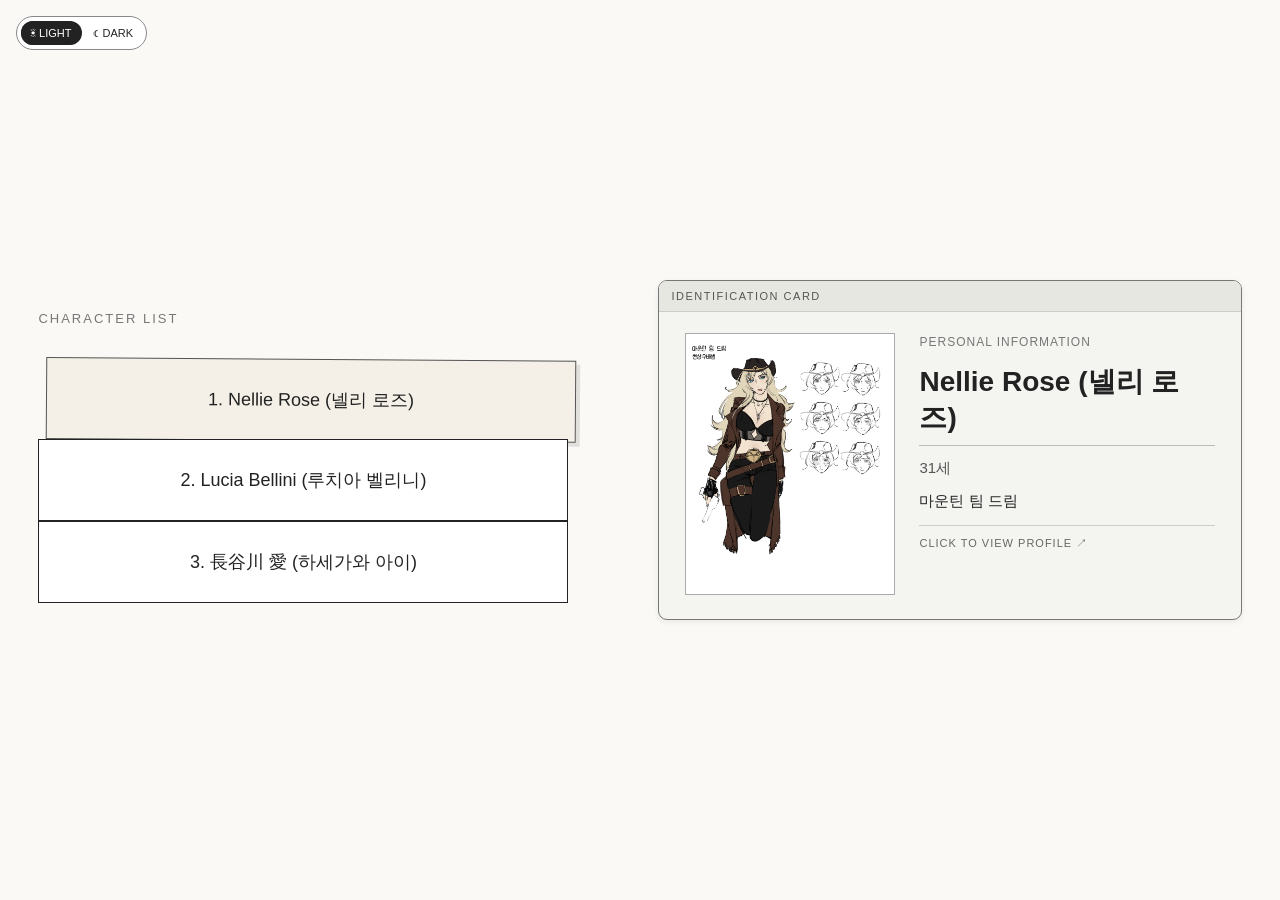
<file: index.html>
<!DOCTYPE html>
<html lang="ko">
    
<link rel="stylesheet" href="theme.css">

<head>
    <meta charset="UTF-8">
    <meta name="viewport" content="width=device-width, initial-scale=1.0">
    <title>DDONGGUR1 DREAM</title>
    <link rel="icon" type="image/png" href="favicon.png">
    <link rel="stylesheet" href="style.css">
</head>
<body>

    <div class="theme-toggle">
    <button type="button" data-theme="light">☀ LIGHT</button>
    <button type="button" data-theme="dark">☾ DARK</button>
</div>
    <main class="layout">

        <!-- 왼쪽: 드림주 목록 -->
        <aside class="character-list">
            <p class="section-label">CHARACTER LIST</p>
            <div id="character-list"></div>
        </aside>

        <!-- 오른쪽: 신분증형 프로필 카드 -->
        <section class="profile-area">
            <button id="profile-card" class="id-card" type="button">
                <div class="portrait" id="portrait">
                    <span>PORTRAIT</span>
                </div>

                <div class="profile-summary">
                    <p class="section-label">PERSONAL INFORMATION</p>
                    <h1 id="profile-name">캐릭터 이름</h1>
                    <p id="profile-age">나이</p>
                    <p id="profile-intro">간단한 소개가 표시됩니다.</p>
                    <span class="card-hint">CLICK TO VIEW PROFILE ↗</span>
                </div>
            </button>
        </section>

    </main>

<script src="characters.js"></script>
<script src="script.js"></script>
<script src="theme.js"></script>
</body>
</html>
</file>
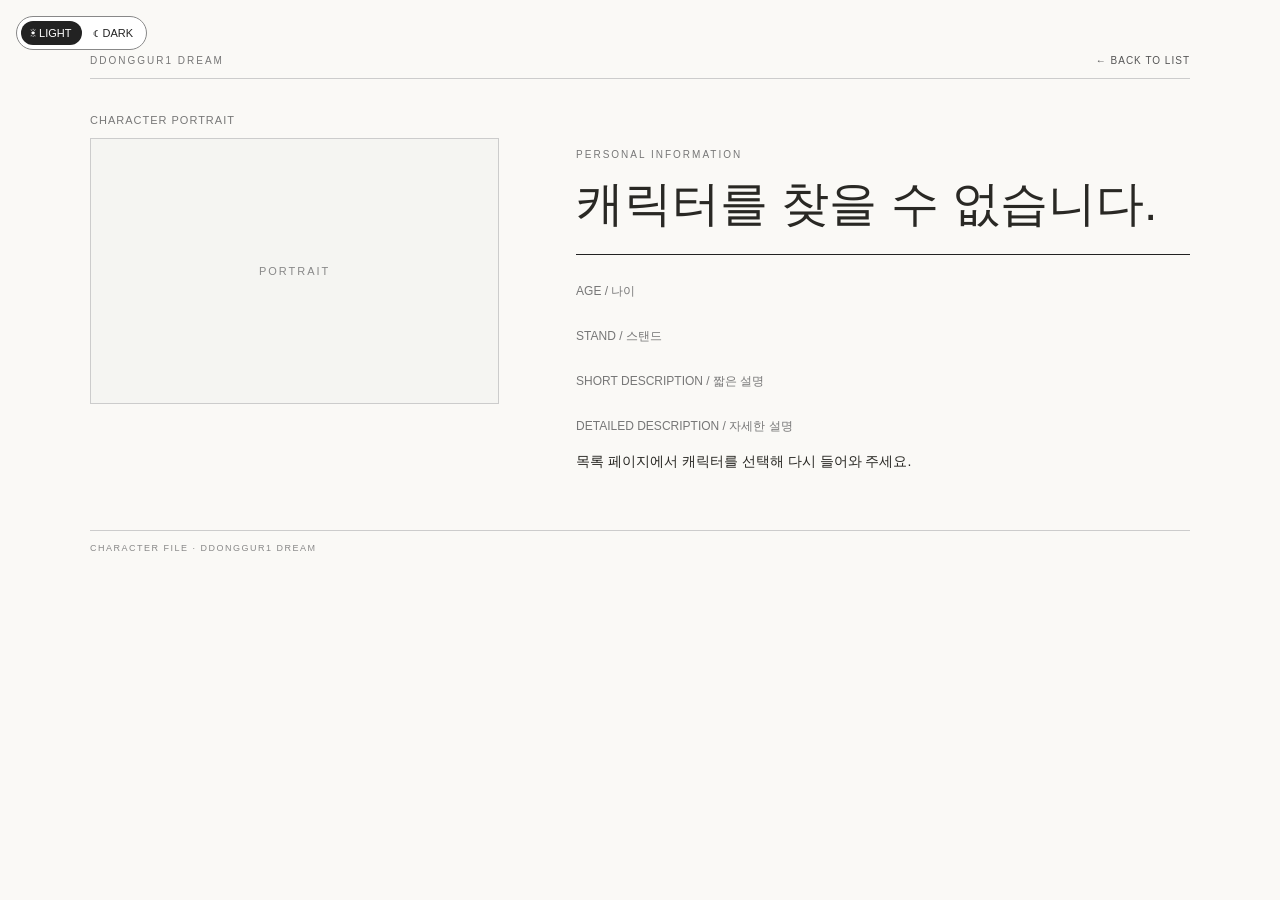
<file: detail.html>
<!DOCTYPE html>
<html lang="ko">
    
<link rel="stylesheet" href="theme.css">

<head>
    <link rel="icon" type="image/png" href="favicon.png">
    <meta charset="UTF-8">
    <meta name="viewport" content="width=device-width, initial-scale=1.0">
    <title>CHARACTER PROFILE | DDONGGUR1 DREAM</title>
    <style>
        * {
            box-sizing: border-box;
        }

        body {
            margin: 0;
            background: #fff;
            color: #222;
            font-family: Arial, "Malgun Gothic", sans-serif;
        }

        .detail-page {
            width: min(1100px, 90%);
            margin: 55px auto;
        }

        .top-bar {
            display: flex;
            justify-content: space-between;
            align-items: center;
            gap: 16px;
            margin-bottom: 35px;
            padding-bottom: 12px;
            border-bottom: 1px solid #ccc;
            color: #777;
            font-size: 10px;
            letter-spacing: 2px;
        }

        .back-link {
            color: #555;
            text-decoration: none;
            letter-spacing: 1px;
        }

        .back-link:hover {
            color: #000;
            text-decoration: underline;
        }

        .profile-layout {
            display: grid;
            grid-template-columns: minmax(260px, 0.8fr) minmax(0, 1.2fr);
            align-items: start;
            gap: clamp(30px, 6vw, 80px);
        }

        .portrait-area {
            min-width: 0;
        }

        .portrait-label {
            margin: 0 0 12px;
            font-size: 11px;
            color: #777;
            letter-spacing: 1px;
        }

        .portrait-frame {
            display: flex;
            justify-content: center;
            align-items: flex-start;
            min-height: 240px;
            padding: 12px;
            border: 1px solid #ccc;
            background: #f5f5f2;
        }

        .portrait-frame img {
            display: block;
            max-width: 100%;
            max-height: 75vh;
            width: auto;
            height: auto;
            object-fit: contain;
            object-position: top center;
        }

        .portrait-placeholder {
            display: flex;
            align-items: center;
            justify-content: center;
            width: 100%;
            min-height: 240px;
            color: #888;
            font-size: 11px;
            letter-spacing: 2px;
        }

        .info-area {
            padding-top: 35px;
            min-width: 0;
        }

        .info-label {
            margin: 0 0 12px;
            color: #777;
            font-size: 10px;
            letter-spacing: 2px;
        }

        .character-name {
            margin: 0;
            padding-bottom: 18px;
            border-bottom: 1px solid #222;
            font-size: clamp(30px, 5vw, 48px);
            font-weight: normal;
            overflow-wrap: anywhere;
        }

        .info-section {
            margin-top: 28px;
        }

        .info-section h2 {
            margin: 0 0 12px;
            font-size: 12px;
            font-weight: normal;
            color: #777;
        }

        .info-section p {
            margin: 0;
            font-size: 14px;
            line-height: 2;
            white-space: pre-wrap;
            overflow-wrap: anywhere;
        }

        .bottom-note {
            margin-top: 55px;
            padding-top: 12px;
            border-top: 1px solid #ccc;
            color: #888;
            font-size: 9px;
            letter-spacing: 1.5px;
        }

        @media (max-width: 650px) {
            .detail-page {
                margin: 28px auto;
            }

            .profile-layout {
                grid-template-columns: 1fr;
                gap: 28px;
            }

            .portrait-frame {
                min-height: 180px;
            }

            .portrait-frame img {
                max-height: 70vh;
            }

            .info-area {
                padding-top: 0;
            }

            .info-section {
                margin-top: 22px;
            }
        }
                .motif-link-area {
            margin-top: 35px;
            text-align: right;
        }

        .motif-link {
            display: inline-block;
            padding: 14px 20px;
            border: 1px solid #222;
            color: #222;
            text-decoration: none;
            font-size: 11px;
            letter-spacing: 2px;
            transition: background 0.2s, color 0.2s;
        }

        .motif-link:hover {
            background: #222;
            color: #fff;
        }
    </style>
</head>
<body>

<div class="theme-toggle">
    <button type="button" data-theme="light">☀ LIGHT</button>
    <button type="button" data-theme="dark">☾ DARK</button>
</div>

    <main class="detail-page">
        <header class="top-bar">
            <span>DDONGGUR1 DREAM</span>
            <a class="back-link" href="index.html">← BACK TO LIST</a>
        </header>

        <div class="profile-layout">
            <section class="portrait-area">
                <p class="portrait-label">CHARACTER PORTRAIT</p>
                <div class="portrait-frame" id="portrait-frame">
                    <div class="portrait-placeholder">PORTRAIT</div>
                </div>
            </section>

            <section class="info-area">
                <p class="info-label">PERSONAL INFORMATION</p>
                <h1 class="character-name" id="character-name">캐릭터 이름</h1>

                <div class="info-section">
                    <h2>AGE / 나이</h2>
                    <p id="character-age">나이</p>
                </div>

                <div class="info-section">
                    <h2>STAND / 스탠드</h2>
                    <p id="character-stand">스탠드</p>
                </div>

                <div class="info-section">
                    <h2>SHORT DESCRIPTION / 짧은 설명</h2>
                    <p id="character-intro">짧은 설명</p>
                </div>

                <div class="info-section">
                    <h2>DETAILED DESCRIPTION / 자세한 설명</h2>
                    <p id="character-description">자세한 설명</p>
                </div>
            </section>
        </div>

                <div class="motif-link-area" id="motif-link-area" hidden>
            <a class="motif-link" id="motif-link" href="motif.html">
                VIEW MOTIF →
            </a>
        </div>
        <footer class="bottom-note">CHARACTER FILE · DDONGGUR1 DREAM</footer>
    </main>

    <script src="characters.js"></script>
    <script>
        const params = new URLSearchParams(window.location.search);
        const characterId = params.get("id");
        const character = characters.find(item => item.id === characterId);

        const nameElement = document.getElementById("character-name");
        const ageElement = document.getElementById("character-age");
        const standElement = document.getElementById("character-stand");
        const introElement = document.getElementById("character-intro");
        const descriptionElement = document.getElementById("character-description");
        const portraitFrame = document.getElementById("portrait-frame");
        const motifLinkArea = document.getElementById("motif-link-area");
        const motifLink = document.getElementById("motif-link");

        if (character) {
            document.title = `${character.name} | DDONGGUR1 DREAM`;
            motifLinkArea.hidden = false;
            motifLink.href = `motif.html?id=${encodeURIComponent(character.id)}`;
            nameElement.textContent = character.name;
            ageElement.textContent = character.age || "나이 미등록";
            standElement.textContent = character.stand || "스탠드 미등록";
            introElement.textContent = character.intro || "짧은 설명이 등록되지 않았습니다.";
            descriptionElement.textContent = character.description || "자세한 설명이 등록되지 않았습니다.";

            if (character.photo) {
                const image = document.createElement("img");
                image.src = character.photo;
                image.alt = `${character.name}의 초상화`;

                image.addEventListener("error", () => {
                    portraitFrame.replaceChildren();
                    const placeholder = document.createElement("div");
                    placeholder.className = "portrait-placeholder";
                    placeholder.textContent = "IMAGE NOT FOUND";
                    portraitFrame.appendChild(placeholder);
                });

                portraitFrame.replaceChildren(image);
            }
        } else {
            nameElement.textContent = "캐릭터를 찾을 수 없습니다.";
            ageElement.textContent = "";
            standElement.textContent = "";
            introElement.textContent = "";
            descriptionElement.textContent = "목록 페이지에서 캐릭터를 선택해 다시 들어와 주세요.";
        }
    </script>
<script src="characters.js"></script>
<script src="theme.js"></script>
</body>
</html>
</file>
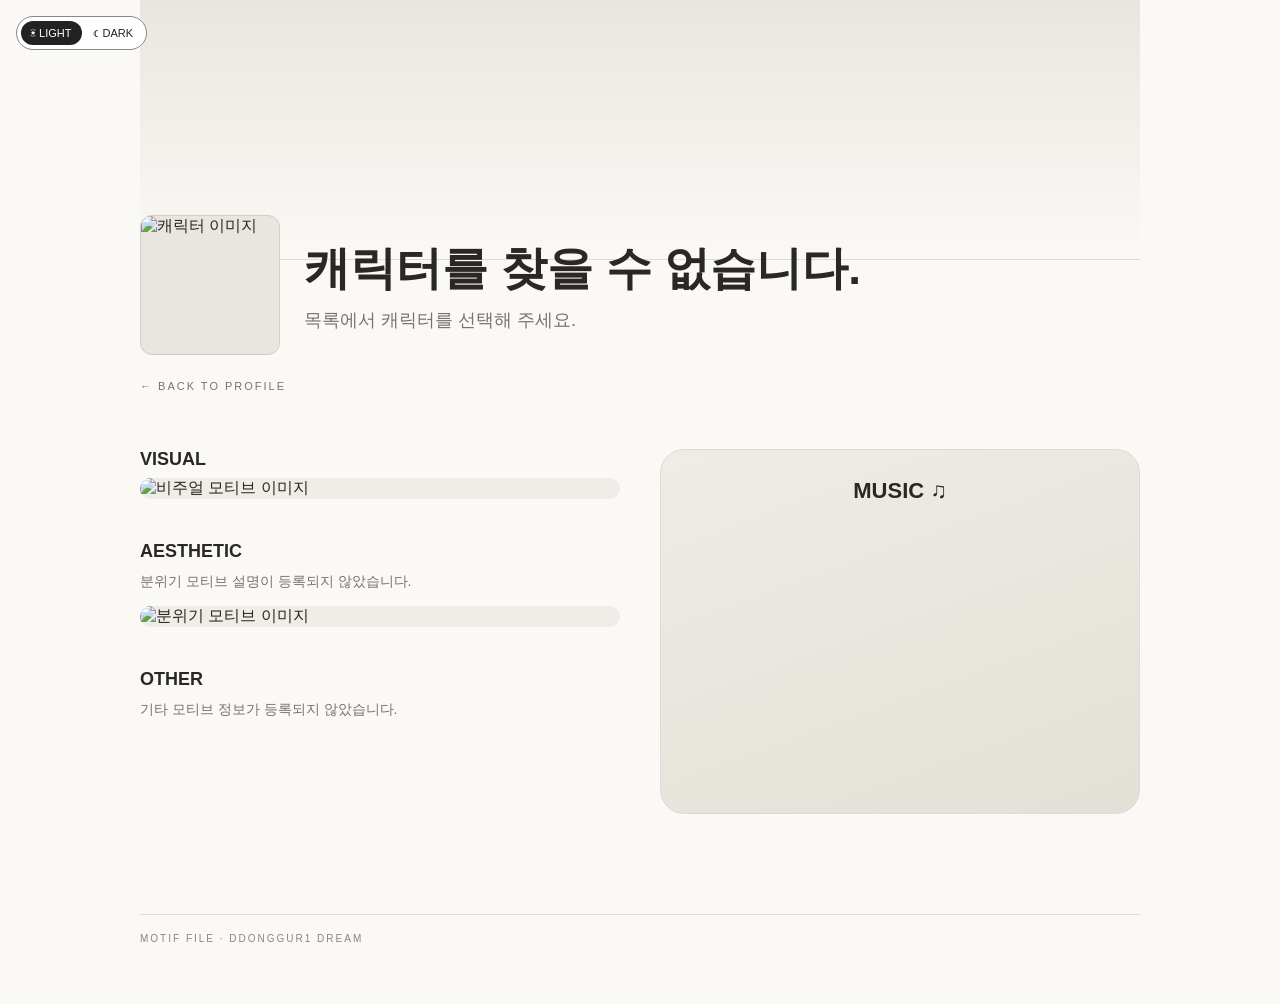
<file: motif.html>
<!DOCTYPE html>
<html lang="ko">
    
<link rel="stylesheet" href="theme.css">

<head>
    <meta charset="UTF-8">
    <meta name="viewport" content="width=device-width, initial-scale=1.0">
    <link rel="icon" type="image/png" href="favicon.png">
    <title>CHARACTER MOTIF | DDONGGUR1 DREAM</title>

    <style>
        * { box-sizing: border-box; }

        body {
            margin: 0;
            background: #080808;
            color: #f5f5f5;
            font-family: Arial, "Malgun Gothic", sans-serif;
        }

        .motif-page {
            width: min(1000px, 90%);
            margin: 0 auto 60px;
        }

        .cover {
            height: 260px;
            background: linear-gradient(transparent, #080808), #252525;
            border-bottom: 1px solid #333;
        }

        .header {
            display: flex;
            align-items: center;
            gap: 24px;
            margin-top: -45px;
            position: relative;
        }

        .avatar {
            width: 140px;
            height: 140px;
            flex-shrink: 0;
            border-radius: 12px;
            background: #303039;
            border: 1px solid #555;
            object-fit: cover;
        }

        .name {
            margin: 0 0 8px;
            font-size: clamp(28px, 5vw, 46px);
            overflow-wrap: anywhere;
        }

        .subname {
            margin: 0;
            color: #aaa;
            font-size: 18px;
        }

        .back {
            display: inline-block;
            margin-top: 25px;
            color: #aaa;
            text-decoration: none;
            font-size: 11px;
            letter-spacing: 2px;
        }

        .back:hover { color: white; }

        .content {
            display: grid;
            grid-template-columns: 1fr 1fr;
            gap: 40px;
            margin-top: 55px;
        }

        .item { margin-bottom: 42px; }

        .item h2 {
            font-size: 18px;
            margin: 0 0 8px;
        }

        .item p {
            color: #aaa;
            margin: 0 0 12px;
            line-height: 1.7;
            font-size: 14px;
            white-space: pre-wrap;
            overflow-wrap: anywhere;
        }

        .item img {
            display: block;
            width: 100%;
            max-height: 300px;
            object-fit: cover;
            border-radius: 20px;
            background: #222;
        }


/* 앨범 커버 배경 */
#music-cover {
    position: absolute;
    inset: 0;
    width: 100%;
    height: 100%;
    object-fit: cover;
}

/* 음악 모티브 카드 */
.music-card {
    position: relative;
    min-height: 360px;
    padding: 24px;
    display: flex;
    flex-direction: column;
    align-items: center;
    justify-content: center;
    overflow: hidden;
    border-radius: 24px;
    background: #222;
    margin-bottom: 42px;
}

.music-info {
    position: relative;
    z-index: 1;
    width: 100%;
    padding: 0;
    margin: 0 0 20px;
    text-align: center;
    background: none;
}

.music-info h2 {
    margin: 0;
    font-size: 22px;
    line-height: 1.5;
    overflow-wrap: anywhere;
    color: #292824;
}

.music-info .artist {
    display: block;
    margin-top: 4px;
    color: #68655e;
    font-size: 14px;
    font-weight: normal;
}

/* 다크모드 음악 제목 및 가수 이름 */
body.dark-mode .music-info h2 {
    color: #eee;
}

body.dark-mode .music-info .artist {
    color: #bbb;
}

.music-info h2 {
    margin: 0;
    font-size: 22px;
    line-height: 1.5;
    overflow-wrap: anywhere;
}


/* 유튜브 플레이어 */
#music-player {
    position: relative;
    width: 100%;
    margin-top: 20px;
    aspect-ratio: 16 / 9;
}

#music-player iframe {
    display: block;
    width: 100%;
    height: 100%;
    border: 0;
    border-radius: 12px;
}

/* 모바일 화면 */
@media (max-width: 650px) {
    .music-card {
        min-height: 300px;
    }
}
        .tags {
            margin-top: 45px;
            text-align: right;
            line-height: 2.5;
            color: #c9c9e8;
            font-style: italic;
            overflow-wrap: anywhere;
        }

        .footer {
            border-top: 1px solid #444;
            margin-top: 55px;
            padding-top: 18px;
            color: #777;
            font-size: 10px;
            letter-spacing: 2px;
        }

        @media (max-width: 650px) {
            .cover { height: 190px; }
            .header { gap: 16px; }
            .avatar { width: 95px; height: 95px; }
            .subname { font-size: 14px; }
            .content {
                grid-template-columns: 1fr;
                gap: 0;
                margin-top: 35px;
            }
            .music-card { min-height: 220px; }
        }
    </style>
</head>

<body>

<div class="theme-toggle">
    <button type="button" data-theme="light">☀ LIGHT</button>
    <button type="button" data-theme="dark">☾ DARK</button>
</div>

    <main class="motif-page">
        <div class="cover"></div>

        <header class="header">
            <img class="avatar" id="avatar" alt="캐릭터 이미지">
            <div>
                <h1 class="name" id="name">캐릭터 이름</h1>
                <p class="subname" id="subname">Character Motif Archive</p>
            </div>
        </header>

        <a class="back" id="back" href="index.html">← BACK TO PROFILE</a>

        <div class="content">
            <section>
                <article class="item">
                    <h2>VISUAL</h2>
                    <img id="person-image" alt="비주얼 모티브 이미지" hidden>
                </article>

                <article class="item">
                    <h2>AESTHETIC</h2>
                    <p id="work-description">분위기 모티브 설명이 등록되지 않았습니다.</p>
                    <img id="work-image" alt="분위기 모티브 이미지" hidden>
                </article>

                <article class="item">
                    <h2>OTHER</h2>
                    <p id="other-description">기타 모티브 정보가 등록되지 않았습니다.</p>
                </article>
            </section>

            <section>
<article class="music-card" id="music-card">
    <div class="music-info">
        <h2 id="music-title">MUSIC ♫</h2>
    </div>
    <div id="music-player"></div>
</article>

                <div class="tags" id="tags"></div>
            </section>
        </div>

        <footer class="footer">MOTIF FILE · DDONGGUR1 DREAM</footer>
    </main>

<script src="./characters.js"></script>
<script>
// URL에서 캐릭터 ID 가져오기
const params = new URLSearchParams(location.search);
const id = params.get("id");
const character = window.characters.find(item => item.id === id);

    // 글자 표시
    function setText(elementId, value, fallback) {
        const element = document.getElementById(elementId);
        if (element) {
            element.textContent = value || fallback;
        }
    }

    // 이미지 표시
    function setImage(elementId, src, alt) {
        const img = document.getElementById(elementId);
        if (!img) return;

        if (!src) {
            img.hidden = true;
            return;
        }

        img.src = src;
        img.alt = alt;
        img.hidden = false;

        img.onerror = () => {
            img.hidden = true;
        };
    }

    if (character) {
        const motif = character.motif || {};

        // 캐릭터 기본 정보
        document.title = `${character.name} MOTIF | DDONGGUR1 DREAM`;
        setText("name", character.name, "이름 미등록");
        setText("subname", character.name, "Character Motif Archive");

        document.getElementById("back").href =
            `detail.html?id=${encodeURIComponent(character.id)}`;

        setImage("avatar", character.photo, "캐릭터 이미지");

// 인물 모티브 사진 3장
const personImageContainer = document.getElementById("person-image");
const personImages = motif.personImages || [];

if (personImages.length > 0) {
    const imageContainer = document.createElement("div");
    imageContainer.style.display = "grid";
    imageContainer.style.gridTemplateColumns = "repeat(3, minmax(0, 1fr))";
    imageContainer.style.gap = "10px";

    personImages.forEach((src) => {
        const img = document.createElement("img");
        img.src = src;
        img.alt = "인물 모티브 이미지";
        img.style.width = "100%";
        img.style.borderRadius = "12px";
        img.onerror = () => img.remove();
        imageContainer.appendChild(img);
    });

    personImageContainer.replaceWith(imageContainer);
}

// AESTHETIC 이미지 설명은 표시하지 않음
document.getElementById("work-description").hidden = true;

const workImage = document.getElementById("work-image");
const workImages = motif.workImages || [];

if (workImages.length > 0) {
    const imageContainer = document.createElement("div");
    imageContainer.style.display = "grid";
    imageContainer.style.gridTemplateColumns =
        "repeat(3, minmax(0, 1fr))";
    imageContainer.style.gap = "10px";

    workImages.forEach((src) => {
        const img = document.createElement("img");
        img.src = src;
        img.alt = "AESTHETIC image";
        img.style.width = "100%";
        img.style.borderRadius = "12px";
        img.onerror = () => img.remove();
        imageContainer.appendChild(img);
    });

    workImage.replaceWith(imageContainer);
} else {
    workImage.hidden = true;
}

        // 기타 모티브
        setText("other-description", motif.other, "기타 모티브 정보가 등록되지 않았습니다.");

// 음악 제목과 가수
const musicTitle = motif.music || "MUSIC ♫";
const musicArtist = motif.musicArtist || "";

const titleElement = document.getElementById("music-title");

titleElement.innerHTML = "";

const titleText = document.createElement("span");
titleText.textContent = musicTitle;
titleElement.appendChild(titleText);

if (musicArtist) {
    const artistText = document.createElement("span");
    artistText.className = "artist";
    artistText.textContent = musicArtist;
    titleElement.appendChild(artistText);
}


        // 유튜브 플레이어
        const musicPlayer = document.getElementById("music-player");
        musicPlayer.replaceChildren();

        if (motif.musicVideoId) {
const iframe = document.createElement("iframe");

iframe.src =
    `https://www.youtube-nocookie.com/embed/${encodeURIComponent(motif.musicVideoId)}?playsinline=1`;

iframe.title = `${character.name}의 모티브 음악`;
iframe.allow = "encrypted-media; picture-in-picture";
iframe.allowFullscreen = true;

musicPlayer.appendChild(iframe);
        }

        // 해시태그
        const tags = Array.isArray(motif.tags) ? motif.tags : [];
        document.getElementById("tags").textContent =
            tags.map(tag => `#${String(tag).replace(/^#+/, "")}`).join("\n");

    } else {
        setText("name", "캐릭터를 찾을 수 없습니다.", "");
        setText("subname", "목록에서 캐릭터를 선택해 주세요.", "");
        document.getElementById("back").href = "index.html";
    }
</script>
<script src="theme.js"></script>
</body>
</html>
</file>
<file: theme.css>
/* 공통 테마 버튼 */
.theme-toggle {
    position: fixed;
    top: 16px;
    left: 16px;
    z-index: 9999;
    display: flex;
    gap: 4px;
    padding: 4px;
    border: 1px solid #888;
    border-radius: 20px;
    background: #fff;
    color: #222;
    font: inherit;
    font-size: 11px;
}

.theme-toggle button {
    padding: 6px 9px;
    border: 0;
    border-radius: 16px;
    background: transparent;
    color: inherit;
    font: inherit;
    cursor: pointer;
}

.theme-toggle button.active {
    background: #222;
    color: #fff;
}

/* 디테일 페이지 다크모드 */
body.dark-mode {
    background: #171717;
    color: #eee;
}

body.dark-mode .top-bar,
body.dark-mode .bottom-note {
    border-color: #555;
}

body.dark-mode .back-link {
    color: #bbb;
}

body.dark-mode .back-link:hover {
    color: #fff;
}

body.dark-mode .portrait-label,
body.dark-mode .info-label,
body.dark-mode .info-section h2,
body.dark-mode .bottom-note {
    color: #aaa;
}

body.dark-mode .portrait-frame {
    background: #292929;
    border-color: #555;
}

body.dark-mode .character-name {
    border-color: #777;
}

body.dark-mode .motif-link {
    color: #eee;
    border-color: #aaa;
}

body.dark-mode .motif-link:hover {
    background: #eee;
    color: #222;
}


/* 모티브 페이지 라이트모드 */
body:not(.dark-mode) {
    background: #faf9f6;
    color: #292824;
}

body:not(.dark-mode) .cover {
    background: linear-gradient(transparent, #faf9f6), #e9e6df;
    border-color: #dedbd4;
}

body:not(.dark-mode) .avatar {
    background: #e9e6df;
    border-color: #d1cec6;
}

body:not(.dark-mode) .name {
    color: #292824;
}

body:not(.dark-mode) .subname,
body:not(.dark-mode) .back,
body:not(.dark-mode) .item p {
    color: #77746d;
}

body:not(.dark-mode) .back:hover {
    color: #292824;
}

body:not(.dark-mode) .item img {
    background: #efede7;
}

body:not(.dark-mode) .music-card {
    background: linear-gradient(160deg, #eeece5, #e3e0d7);
    color: #292824;
    border: 1px solid #dedbd4;
}

body:not(.dark-mode) .music-card p {
    color: #68655e;
}

body:not(.dark-mode) .tags {
    color: #77758f;
}

body:not(.dark-mode) .footer {
    color: #89867f;
    border-color: #dedbd4;
}


/* 다크모드 버튼 */
body.dark-mode .theme-toggle {
    background: #222;
    color: #eee;
    border-color: #777;
}

body.dark-mode .theme-toggle button.active {
    background: #eee;
    color: #222;
}


/* 모드 선택 버튼을 감싸는 영역 */
.theme-toggle {
    position: fixed;
    isolation: isolate;
}

/* 움직이는 원형 표시 */
.theme-toggle::before {
    content: "";
    position: absolute;
    z-index: -1;
    top: 4px;
    bottom: 4px;
    left: 4px;
    width: calc(50% - 4px);
    border-radius: 16px;
    background: #222;
    transition: transform 0.35s cubic-bezier(0.22, 1, 0.36, 1),
                background-color 0.3s ease;
}

/* DARK 선택 시 오른쪽으로 이동 */
.theme-toggle:has([data-theme="dark"].active)::before {
    transform: translateX(100%);
}

/* 다크모드에서는 원형 표시를 밝게 */
body.dark-mode .theme-toggle::before {
    background: #eee;
}

/* 선택된 버튼 배경은 투명하게 */
.theme-toggle button.active {
    background: transparent;
    color: #fff;
}

body.dark-mode .theme-toggle button.active {
    color: #222;
}
</file>
<file: style.css>
* {
    box-sizing: border-box;
}

body {
    margin: 0;
    min-height: 100vh;
    background: #fff;
    color: #222;
    font-family: Arial, "Malgun Gothic", sans-serif;
}

.layout {
    width: min(1400px, 94%);
    min-height: 100vh;
    margin: auto;
    display: grid;
    grid-template-columns: 1fr 1.1fr;
    align-items: center;
    gap: 90px;
    padding: 50px 0;
}

.character-list {
    display: flex;
    flex-direction: column;
    gap: 18px;
}

.section-label {
    font-size: 13px;
    letter-spacing: 2px;
    color: #777;
}


.character-button {
    position: relative;
    display: block;
    width: 100%;
    min-height: 82px;
    padding: 24px 24px;

    border: 1px solid #222;
    background: #fff;
    color: #222;

    text-align: center;
    font-family: inherit;
    font-size: 18px;
    cursor: pointer;

    transform: translateX(0) rotate(0deg);
    transform-origin: left center;

    transition:
        transform 0.35s cubic-bezier(0.2, 0.8, 0.2, 1),
        background-color 0.35s ease,
        box-shadow 0.35s ease,
        border-color 0.35s ease;
}

/* 마우스를 올렸을 때 */
.character-button:hover {
    transform: translateX(5px) rotate(-0.6deg);
    background: #faf8f2;
    box-shadow: 3px 4px 0 rgba(0, 0, 0, 0.08);
}

/* 선택된 캐릭터 */
.character-button.active {
    transform: translateX(8px) rotate(0.4deg);
    background: #f4f0e7;
    border-color: #555;
    box-shadow: 4px 4px 0 rgba(0, 0, 0, 0.10);
}

/* 선택된 캐릭터에 마우스를 올렸을 때 */
.character-button.active:hover {
    transform: translateX(10px) rotate(-0.4deg);
    background: #f0ebdf;
    box-shadow: 5px 5px 0 rgba(0, 0, 0, 0.12);
}

/* 클릭 순간 살짝 눌리는 느낌 */
.character-button:active {
    transform: translateX(3px) scale(0.985);
    box-shadow: none;
    transition-duration: 0.08s;
}

/* 키보드로 선택할 때도 표시 */
.character-button:focus-visible {
    outline: 1px dashed #555;
    outline-offset: 4px;
}


.add-button {
    padding: 12px;
    border: 1px dashed #aaa;
    background: white;
    color: #666;
    cursor: pointer;
}

.profile-area {
    display: flex;
    justify-content: center;
    perspective: 1000px;
}

/* 오른쪽 신분증 카드 */

/* 신분증 본체 */
.id-card {
    position: relative;
    display: grid;
    grid-template-columns: 210px minmax(0, 1fr);
    align-items: start;
    gap: 24px;

    width: 100%;
    max-width: 620px;
    padding: 52px 26px 24px;

    border: 1px solid #777;
    border-radius: 9px;
    background: #f4f4f1;
    color: #222;
    text-align: left;
    cursor: pointer;

    box-shadow: 0 2px 6px #00000012;
    transition: transform 0.25s ease, box-shadow 0.25s ease;
}

.id-card::before {
    content: "IDENTIFICATION CARD";
    position: absolute;
    top: 0;
    left: 0;
    right: 0;
    padding: 9px 12px;
    border-bottom: 1px solid #ccc;
    border-radius: 8px 8px 0 0;
    background: #e7e7e2;
    color: #555;
    font-size: 11px;
    letter-spacing: 1.5px;
}

.id-card:hover {
    transform: translateY(-3px);
    box-shadow: 0 6px 14px #00000018;
}

.id-card:active {
    transform: translateY(0) scale(0.99);
}

.id-card:focus-visible {
    outline: 2px solid #777;
    outline-offset: 3px;
}

/* 어깨까지 보이는 초상화 */
.portrait {
    position: relative;
    width: 210px;
    aspect-ratio: 4 / 5;
    height: auto;
    margin: 0;
    overflow: hidden;

    display: flex;
    align-items: center;
    justify-content: center;

    border: 1px solid #aaa;
    background: #e5e5e1;
    color: #777;
    font-size: 12px;
    letter-spacing: 1px;
}

.portrait::after {
    content: none;
}

.portrait img {
    width: 100%;
    height: 100%;
    object-fit: cover;
    object-position: center top;
}

/* 인적 사항 */
.profile-summary {
    min-width: 0;
    padding: 0;
}

.profile-summary .section-label {
    margin: 0 0 12px;
    font-size: 12px;
    letter-spacing: 1px;
}

.profile-summary h1 {
    margin: 0 0 10px;
    padding-bottom: 8px;
    border-bottom: 1px solid #bbb;
    font-family: Arial, "Malgun Gothic", sans-serif;
    font-size: 28px;
    font-weight: bold;
    line-height: 1.3;
    overflow-wrap: anywhere;
}

.profile-summary p {
    line-height: 1.6;
    overflow-wrap: anywhere;
}

#profile-age {
    margin: 8px 0;
    color: #555;
    font-size: 15px;
}

#profile-intro {
    margin: 8px 0 0;
    font-size: 15px;
    line-height: 1.7;
    white-space: pre-wrap;
    overflow-wrap: anywhere;
}

.card-hint {
    display: block;
    grid-column: 1 / -1;
    margin-top: 12px;
    padding-top: 10px;
    border-top: 1px solid #ccc;
    color: #666;
    font-size: 11px;
    letter-spacing: 1px;
}

/* 모바일에서도 사진과 정보가 나란히 보이도록 */
@media (max-width: 650px) {
    .id-card {
        grid-template-columns: minmax(0, 0.9fr) minmax(0, 1fr);
        gap: 12px;
        padding: 42px 14px 16px;
    }

    .portrait {
        width: 100%;
        aspect-ratio: 4 / 5;
    }

    .profile-summary h1 {
        font-size: 18px;
    }
}
dialog {
    width: min(420px, 90%);
    border: 1px solid #333;
    padding: 28px;
}

dialog::backdrop {
    background: #0005;
}

#add-form {
    display: flex;
    flex-direction: column;
    gap: 10px;
}

#add-form input,
#add-form textarea {
    width: 100%;
    padding: 11px;
    border: 1px solid #ccc;
    font: inherit;
}

#add-form textarea {
    resize: vertical;
    min-height: 90px;
}

.dialog-buttons {
    display: flex;
    justify-content: flex-end;
    gap: 8px;
    margin-top: 15px;
}

.dialog-buttons button {
    padding: 10px 16px;
    cursor: pointer;
}

@media (max-width: 650px) {
    .layout {
        grid-template-columns: 1fr;
        gap: 38px;
        padding: 35px 0;
    }

    .character-list {
        order: 1;
    }

    .profile-area {
        order: 2;
    }

    .id-card {
        max-width: 560px;
        transform: rotate(0deg);
    }

    .id-card:hover {
        transform: translateY(-3px);
    }
}

@media (prefers-reduced-motion: reduce) {
    .id-card {
        transition: none;
    }
}

/* ===== THEME MODE ===== */

body {
    transition: background-color 0.25s ease, color 0.25s ease;
}

.theme-toggle {
    position: fixed;
    top: 16px;
    left: 16px;
    z-index: 9999;
    display: flex;
    gap: 4px;
    padding: 4px;
    border: 1px solid #888;
    border-radius: 20px;
    background: #fff;
    color: #222;
    font: inherit;
    font-size: 11px;
}

.theme-toggle button {
    padding: 6px 9px;
    border: 0;
    border-radius: 16px;
    background: transparent;
    color: inherit;
    font: inherit;
    cursor: pointer;
}

.theme-toggle button.active {
    background: #222;
    color: #fff;
}

/* 다크모드 */
body.dark-mode {
    background: #171717;
    color: #eee;
}

.dark-mode .character-button {
    background: #222;
    color: #eee;
    border-color: #777;
}

.dark-mode .character-button:hover {
    background: #30302d;
}

.dark-mode .character-button.active,
.dark-mode .character-button.active:hover {
    background: #3a3934;
    border-color: #aaa;
}

.dark-mode .section-label,
.dark-mode #profile-age,
.dark-mode #profile-intro,
.dark-mode .card-hint {
    color: #bbb;
}

.dark-mode .id-card {
    background: #292929;
    color: #eee;
    border-color: #777;
}

.dark-mode .id-card::before {
    background: #383838;
    color: #ddd;
    border-color: #666;
}

.dark-mode .profile-summary h1,
.dark-mode .card-hint {
    border-color: #666;
}

.dark-mode .portrait {
    background: #333;
    color: #bbb;
    border-color: #777;
}

.dark-mode .add-button {
    background: #222;
    color: #ddd;
    border-color: #777;
}

.dark-mode dialog {
    background: #222;
    color: #eee;
    border-color: #777;
}

.dark-mode #add-form input,
.dark-mode #add-form textarea {
    background: #333;
    color: #eee;
    border-color: #666;
}

.dark-mode .theme-toggle {
    background: #222;
    color: #eee;
    border-color: #777;
}

.dark-mode .theme-toggle button.active {
    background: #eee;
    color: #222;
}
</file>
